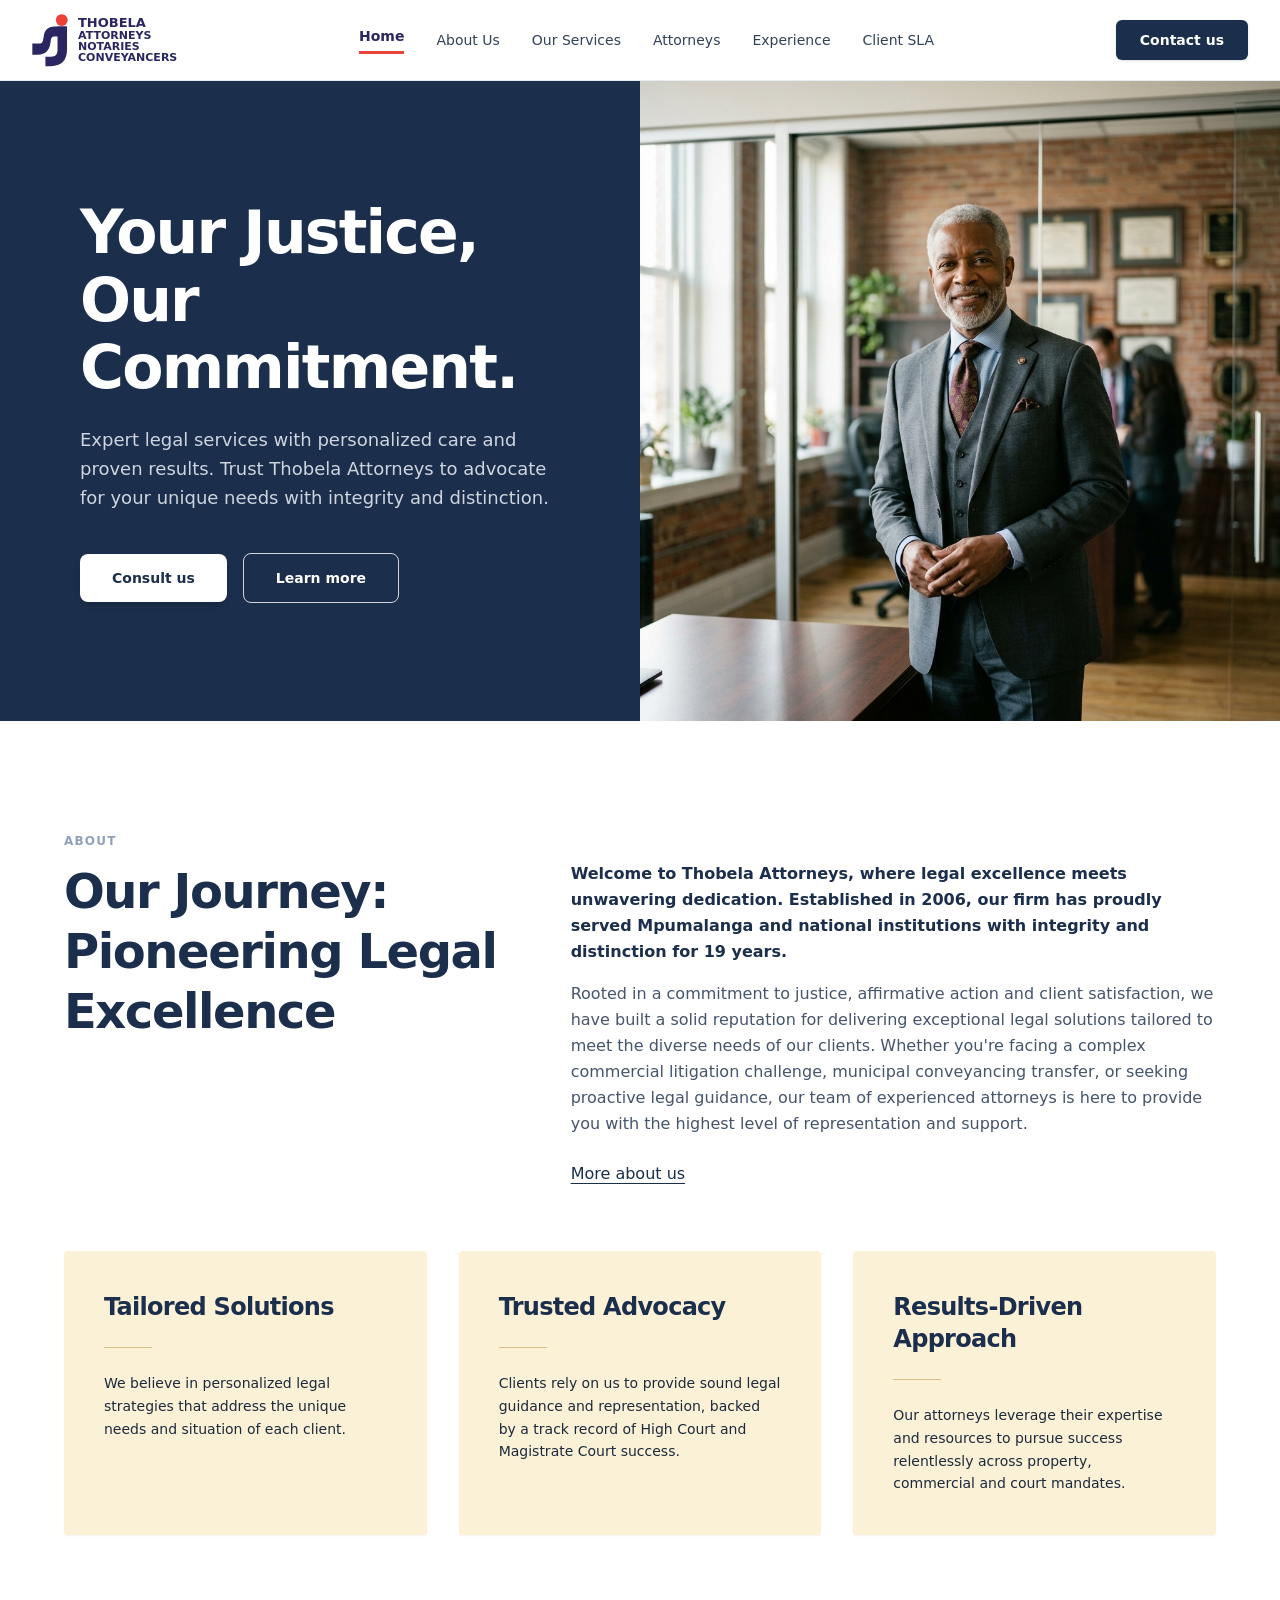
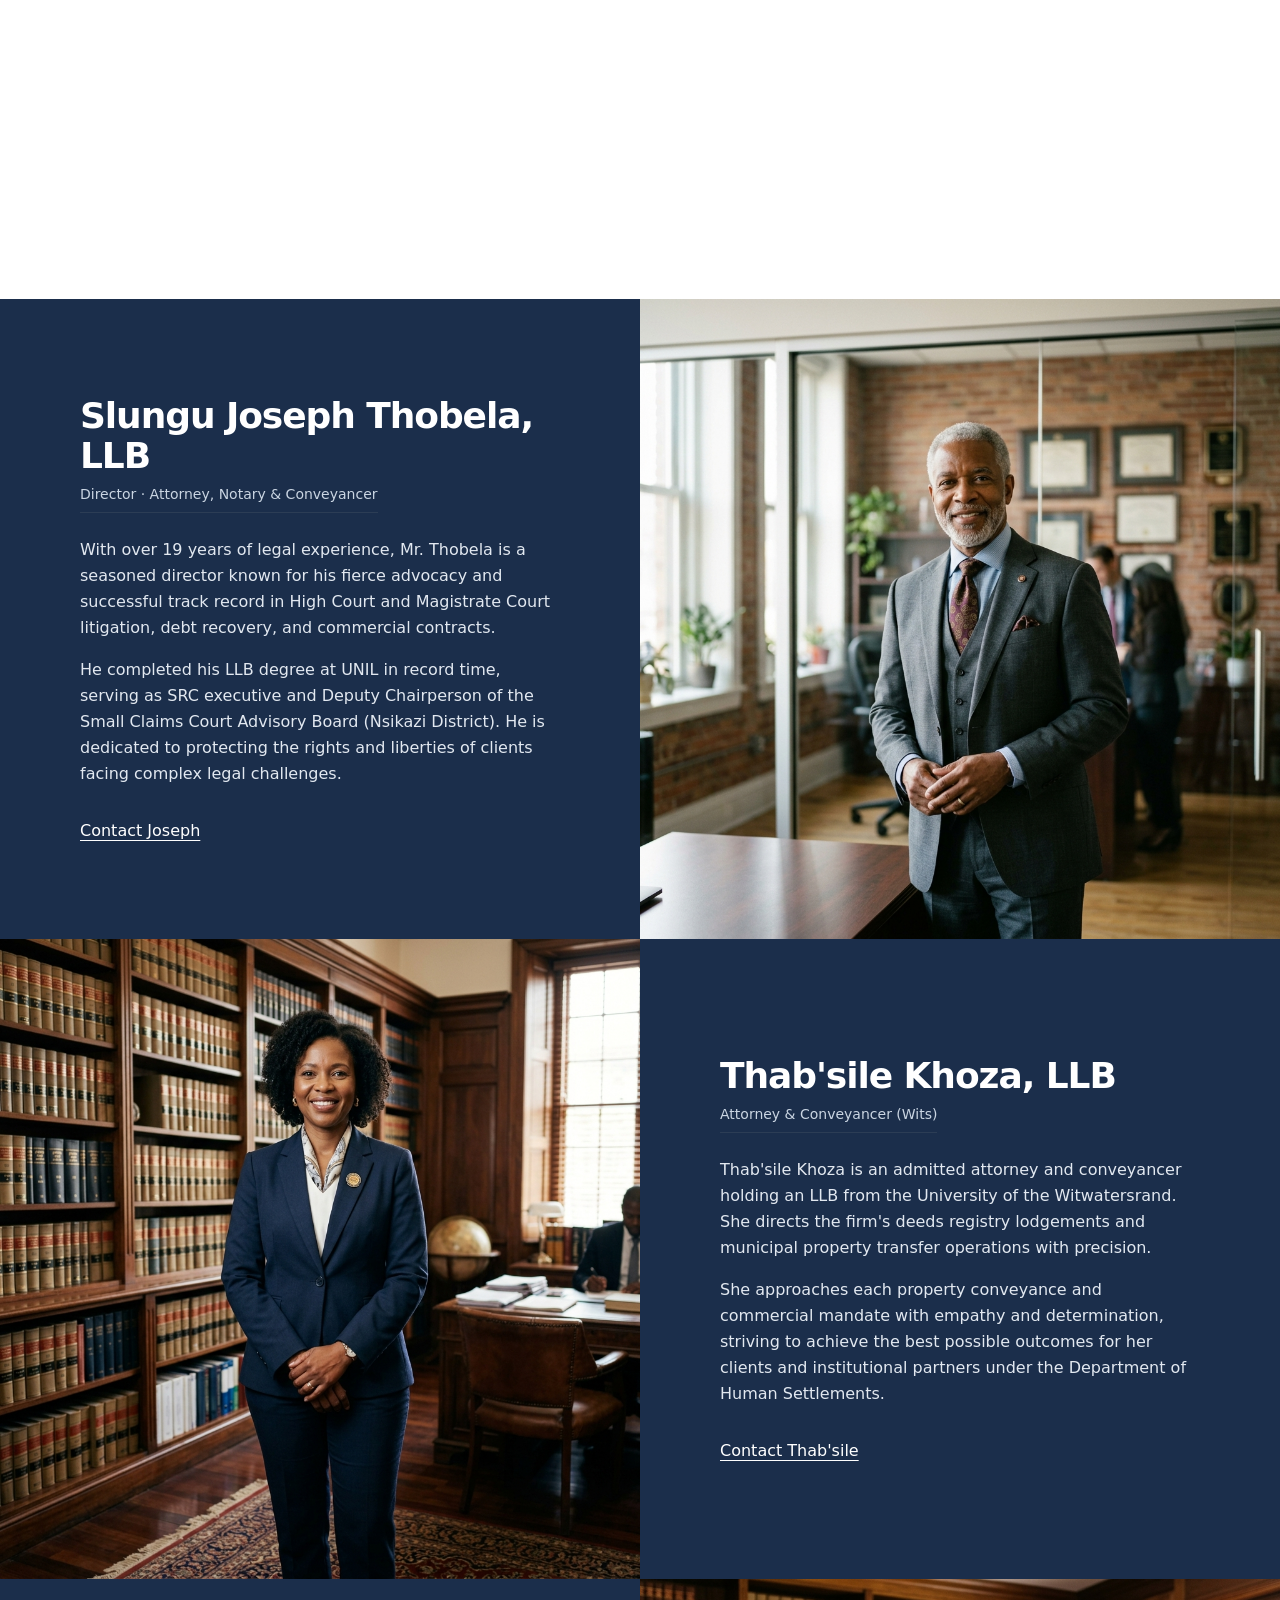
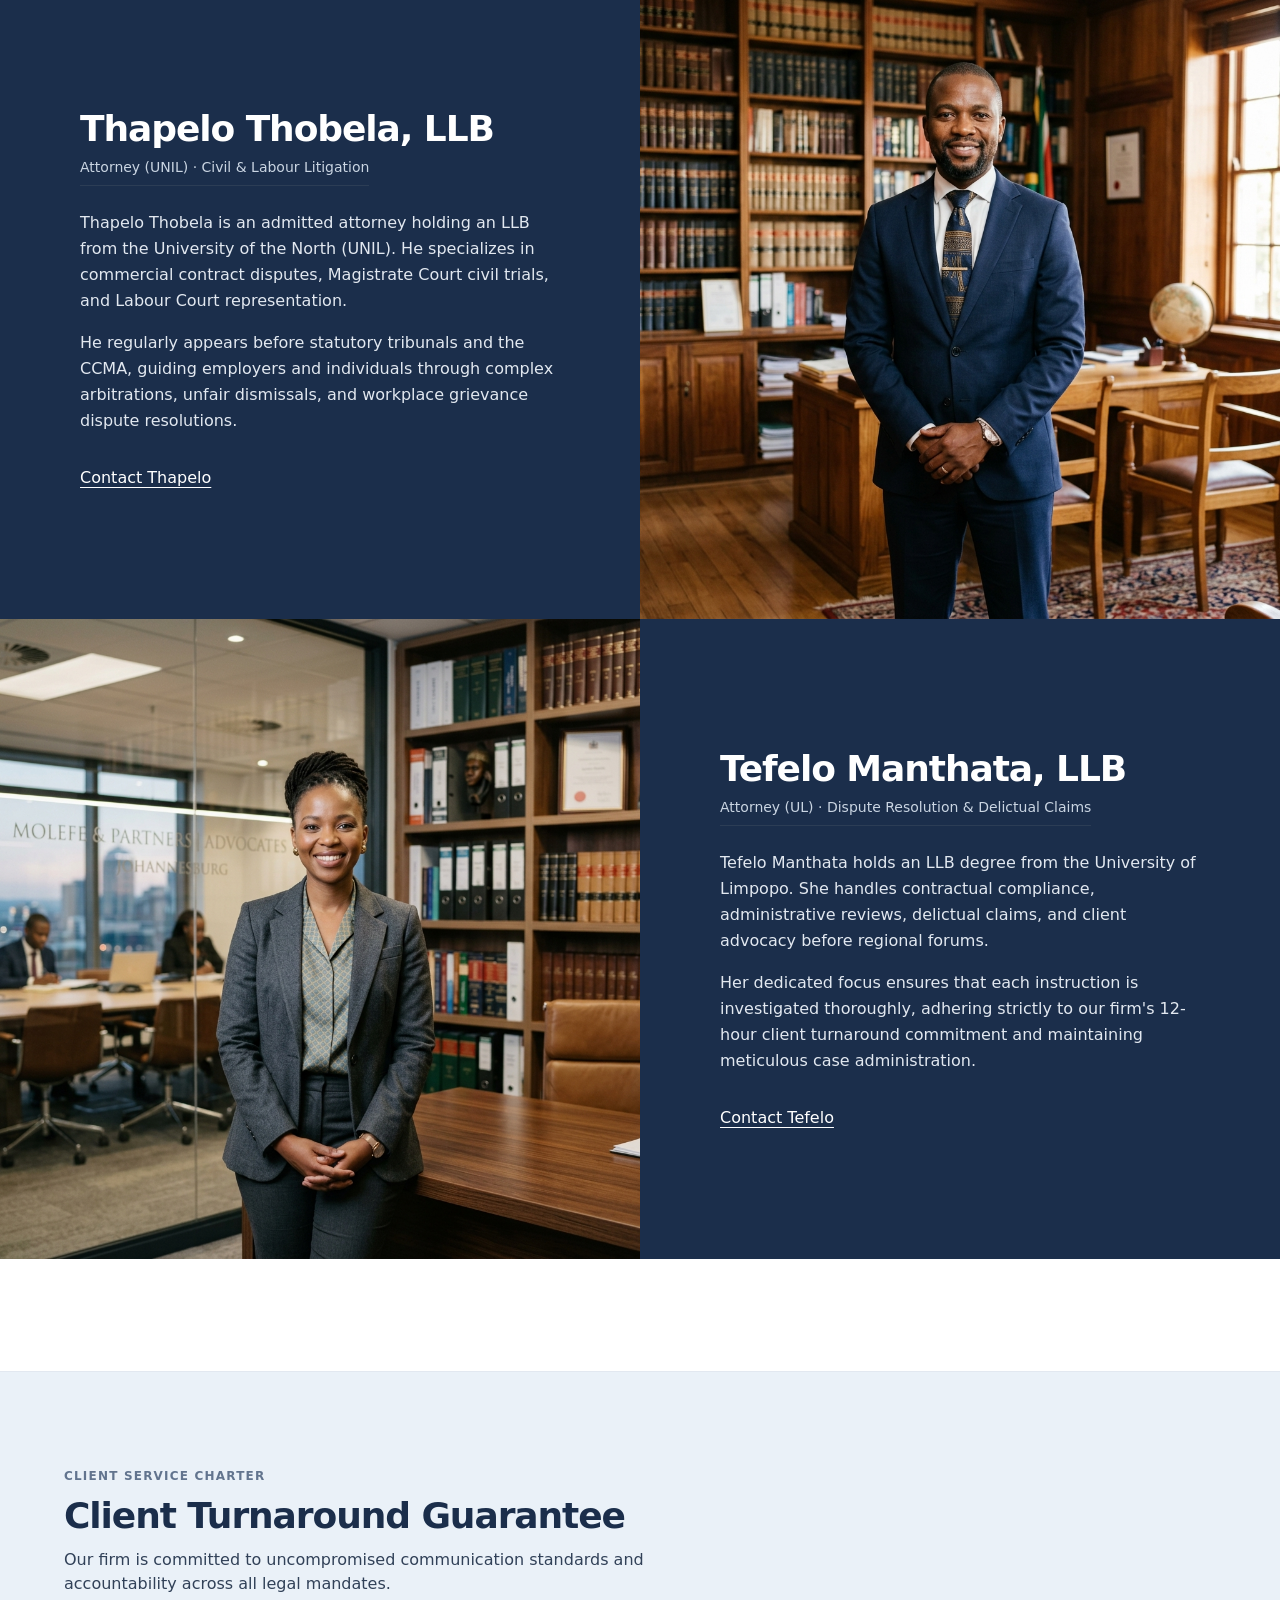
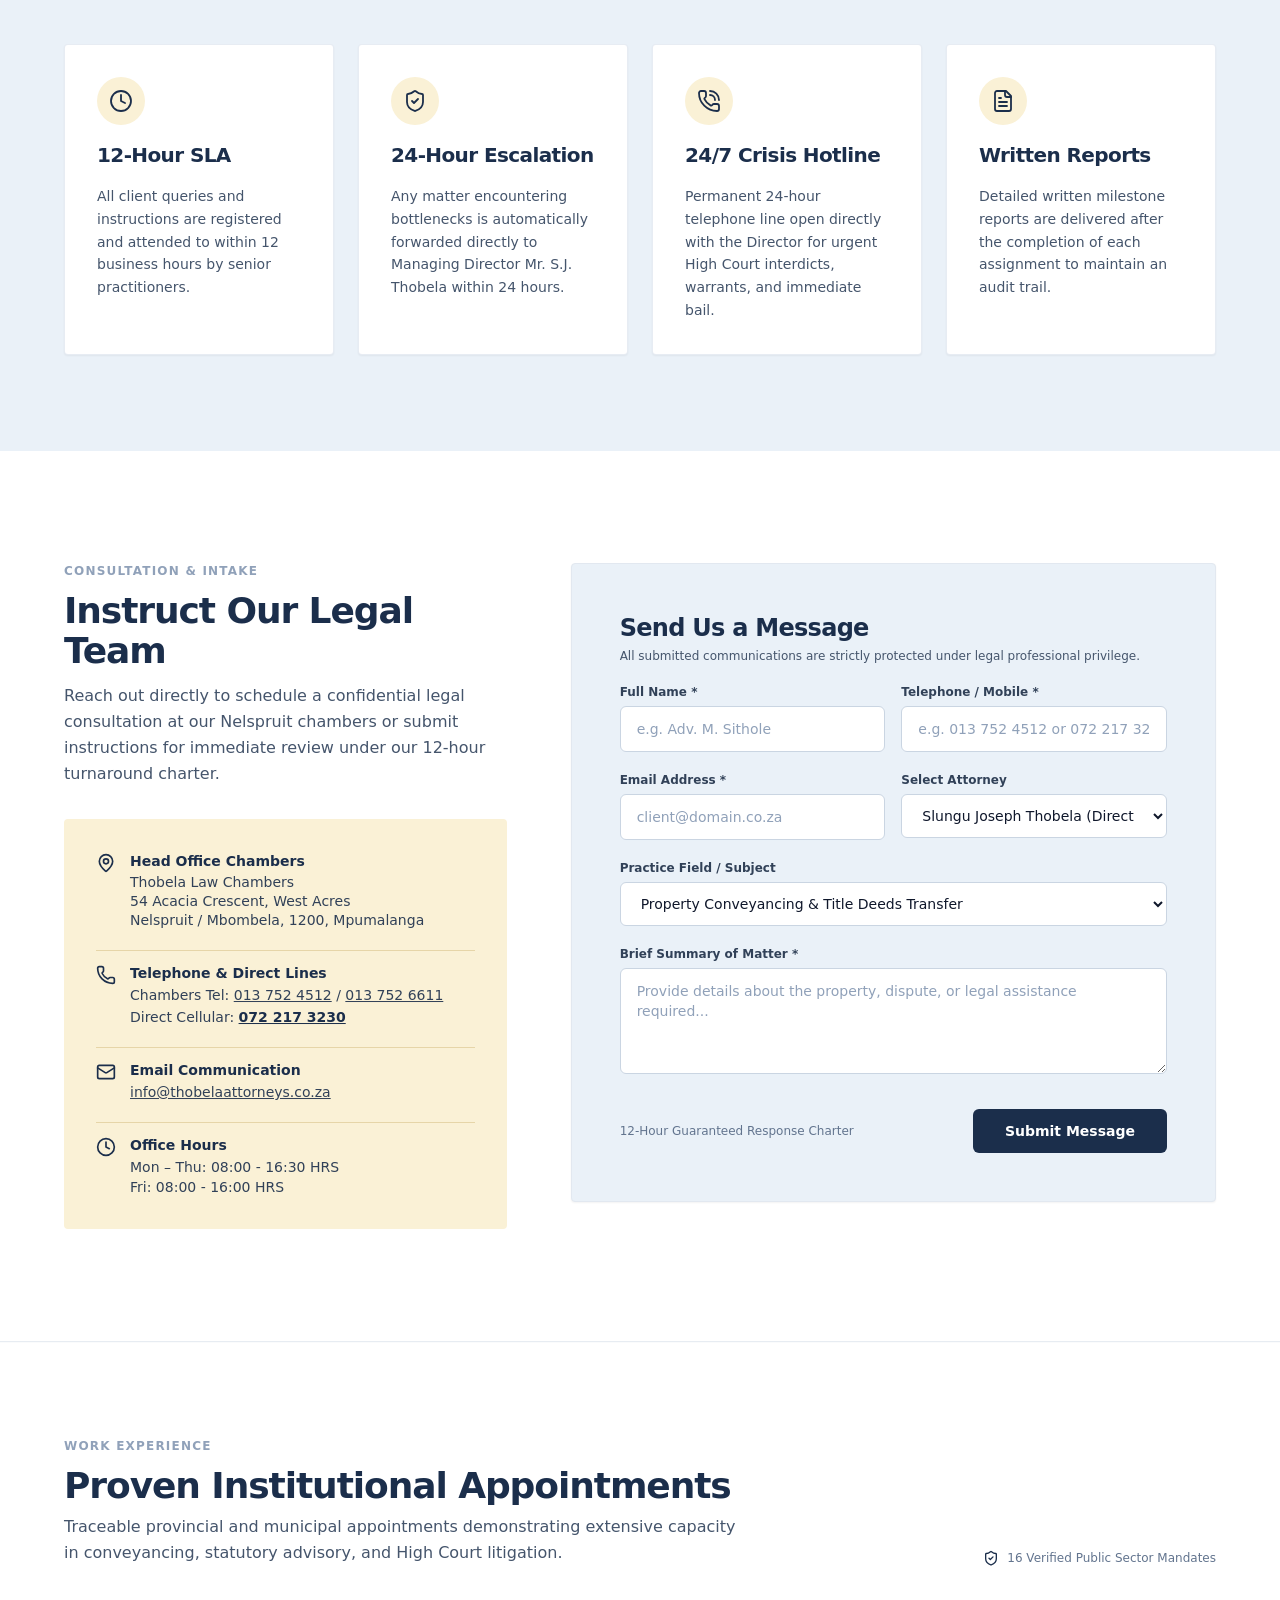
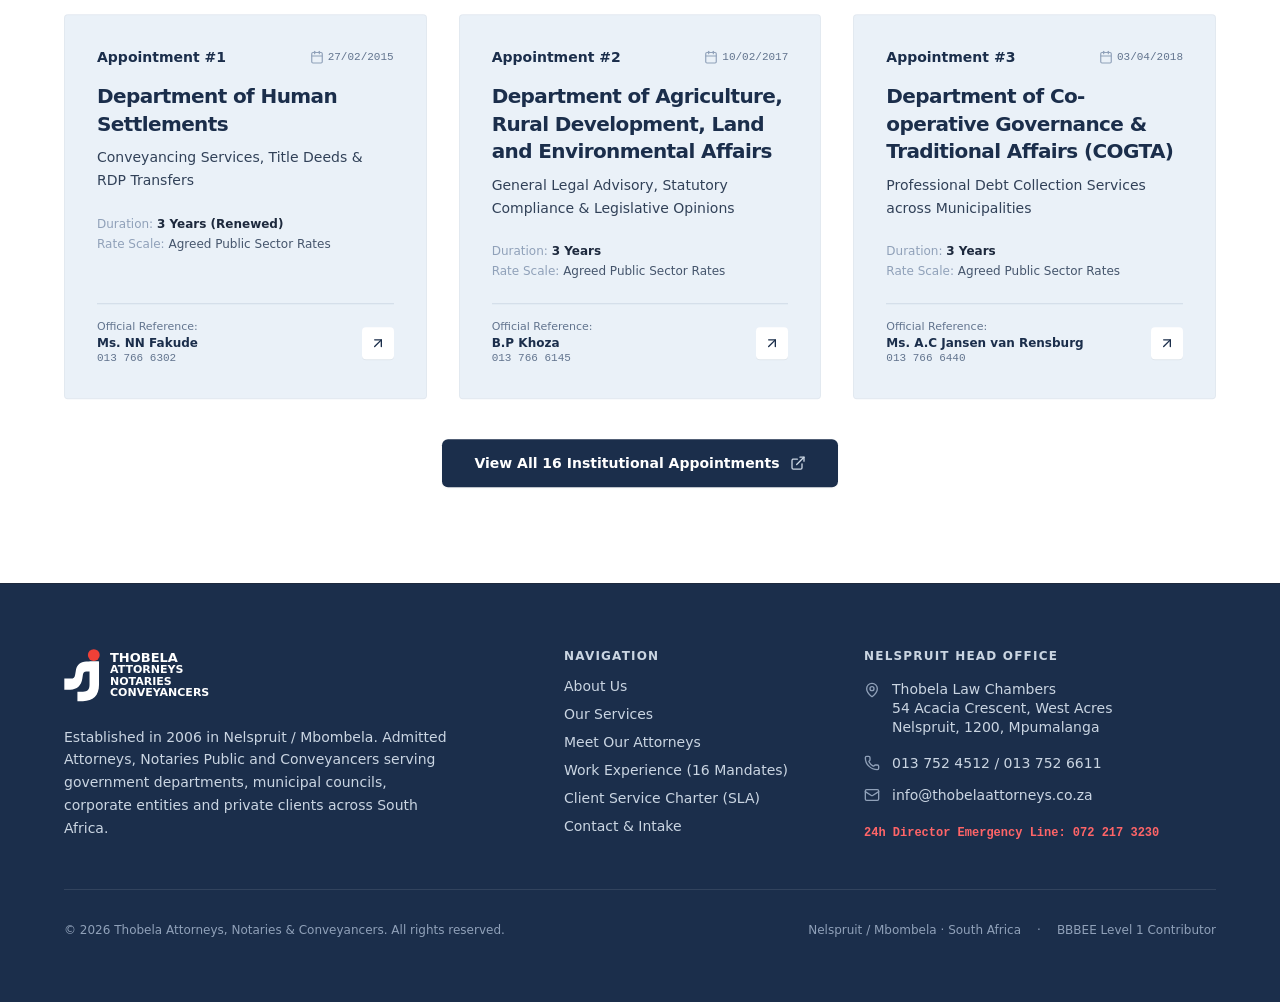
<file: index.html>
<!DOCTYPE html>

<html lang="en">
<head>
<meta charset="utf-8"/>
<meta content="width=device-width, initial-scale=1.0" name="viewport"/>
<title>Thobela Attorneys, Notaries &amp; Conveyancers</title>
<meta content="Premier South African legal practice established in 2006 in Nelspruit / Mbombela. High Court litigation, conveyancing, notarial deeds, commercial law, and institutional panel counsel." name="description"/>
<meta content="Thobela Attorneys, Notaries &amp; Conveyancers" property="og:title"/>
<meta content="Premier South African legal practice established in 2006 in Nelspruit / Mbombela. High Court litigation, conveyancing, notarial deeds, commercial law, and institutional panel counsel." property="og:description"/>
<meta content="website" property="og:type"/>
<meta content="summary_large_image" name="twitter:card"/>
<link href="https://fonts.googleapis.com" rel="preconnect"/>
<link crossorigin="" href="https://fonts.gstatic.com" rel="preconnect"/>
<link href="https://fonts.googleapis.com/css2?family=Abril+Fatface&amp;family=Lato:ital,wght@0,300;0,400;0,700;0,900;1,300;1,400;1,700;1,900&amp;display=swap" rel="stylesheet"/>
<script defer="" src="assets/index-CSl0osV_.js"></script>
<link href="assets/index-BDKc6h7g.css" rel="stylesheet"/>
<style>
/* Shared active navigation state */
header nav a[data-active="true"],header nav a[aria-current="page"],header nav a[aria-current="location"],header .nav-page-link[data-active="true"]{color:#292661!important;font-weight:800!important;border-bottom:3px solid #e84239;padding-bottom:5px}
header nav a[data-active="true"]:focus-visible{outline:2px solid #e84239;outline-offset:4px}
@media(max-width:767px){header nav a[data-active="true"]{border-bottom:0;border-left:4px solid #e84239;padding-left:10px}}
</style></head>
<body class="bg-white text-[#1A2F4C] antialiased font-sans selection:bg-[#1B2E4B] selection:text-white">
<div id="root"></div>
<script>
(function(){
 const sections={'#about':'about','#attorneys':'attorneys','#work-experience':'work-experience','#sla':'sla','#contact':'contact'};
 function refresh(){
  const header=document.querySelector('#root header');if(!header)return;
  const links=header.querySelectorAll('nav a');
  const hash=window.location.hash.toLowerCase();
  links.forEach(function(link){
   const href=link.getAttribute('href')||'';
   const active=hash ? (href===hash && !!sections[hash]) : (href==='index.html');
   link.dataset.active=active?'true':'false';
   if(active)link.setAttribute('aria-current',hash?'location':'page');else link.removeAttribute('aria-current');
  });
  // Contact is a React button rather than an anchor on the home page.
  header.querySelectorAll('button').forEach(function(btn){
   if(btn.textContent.trim().toLowerCase()==='contact us'){
    btn.setAttribute('aria-current',hash==='#contact'?'location':'false');
    btn.style.outline=hash==='#contact'?'3px solid #e84239':'';
    btn.style.outlineOffset=hash==='#contact'?'3px':'';
   }
  });
 }
 document.addEventListener('DOMContentLoaded',function(){
  const root=document.getElementById('root');
  if(root){const observer=new MutationObserver(function(){refresh()});observer.observe(root,{childList:true,subtree:false});}
  refresh();
  document.addEventListener('click',function(e){const a=e.target.closest('a');if(a&&a.closest('header'))setTimeout(refresh,20)});
  window.addEventListener('hashchange',refresh);
 });
})();
</script></body>
</html>
</file>
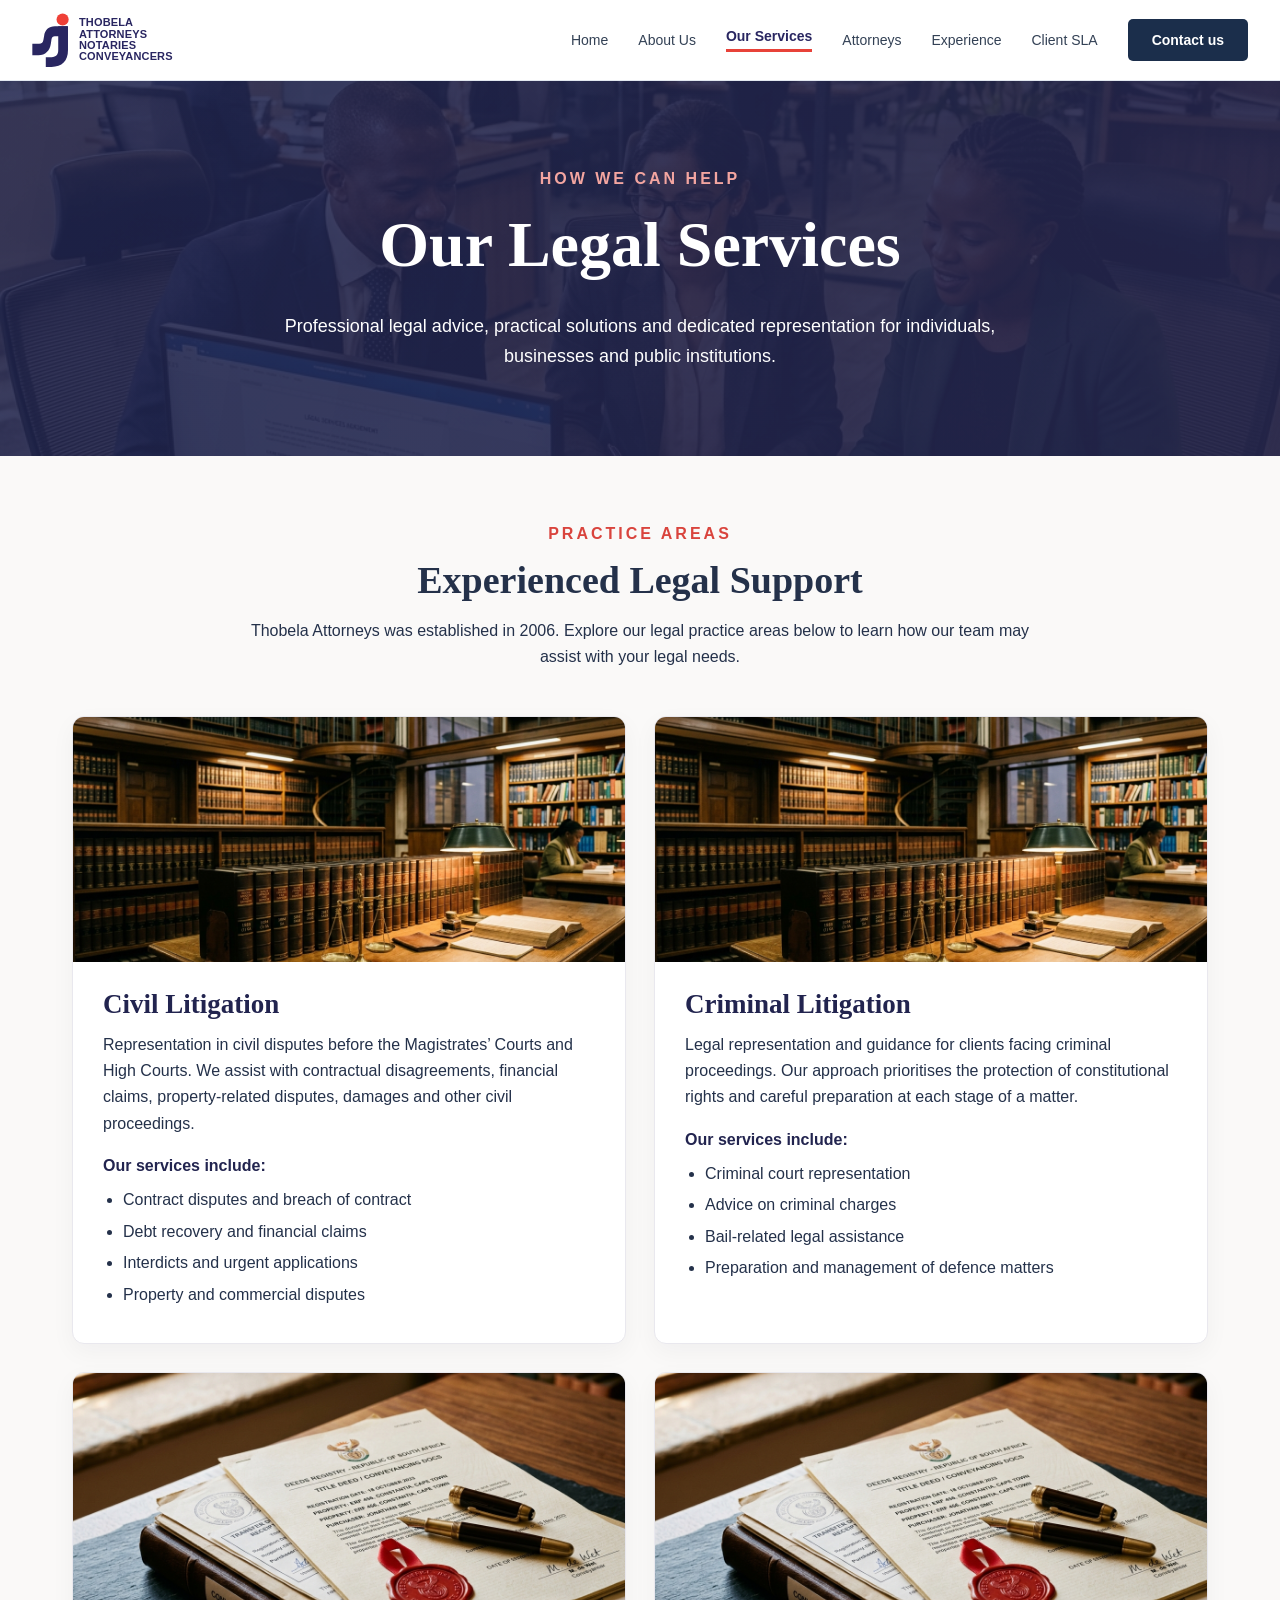
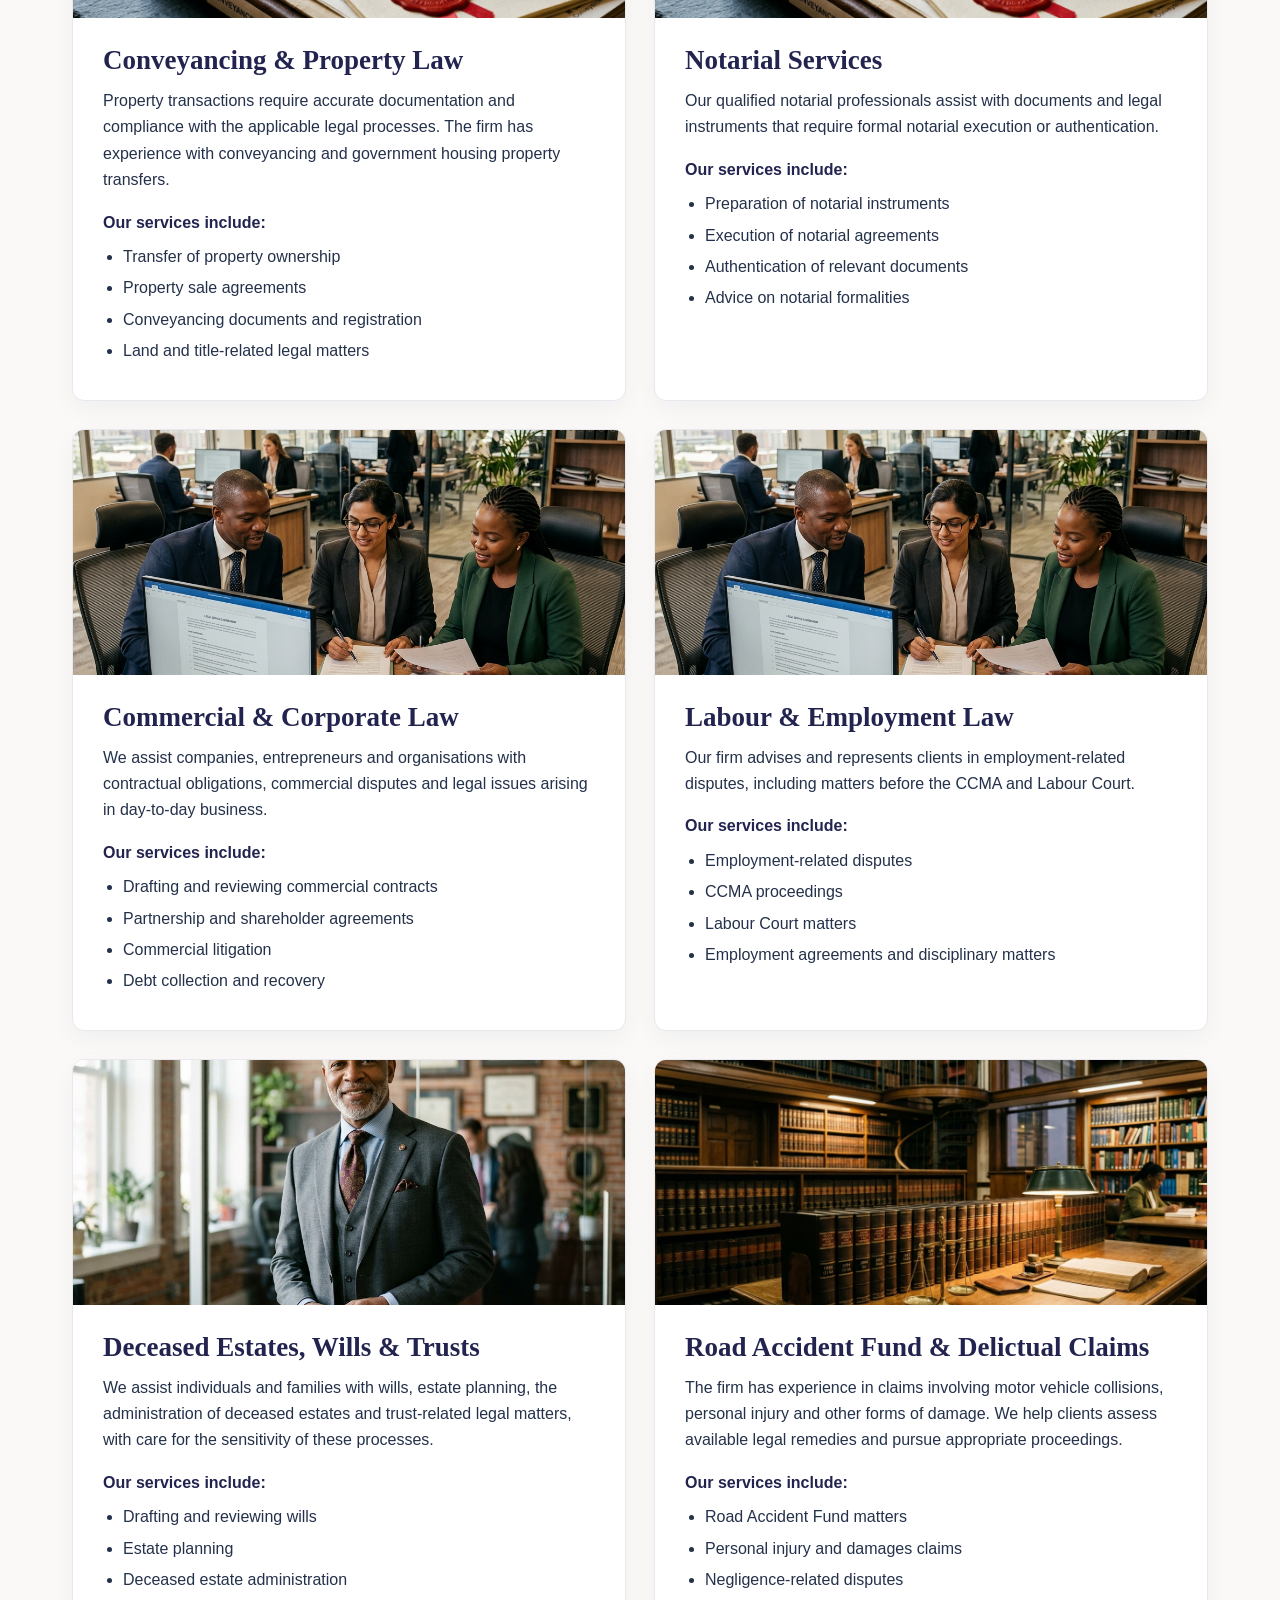
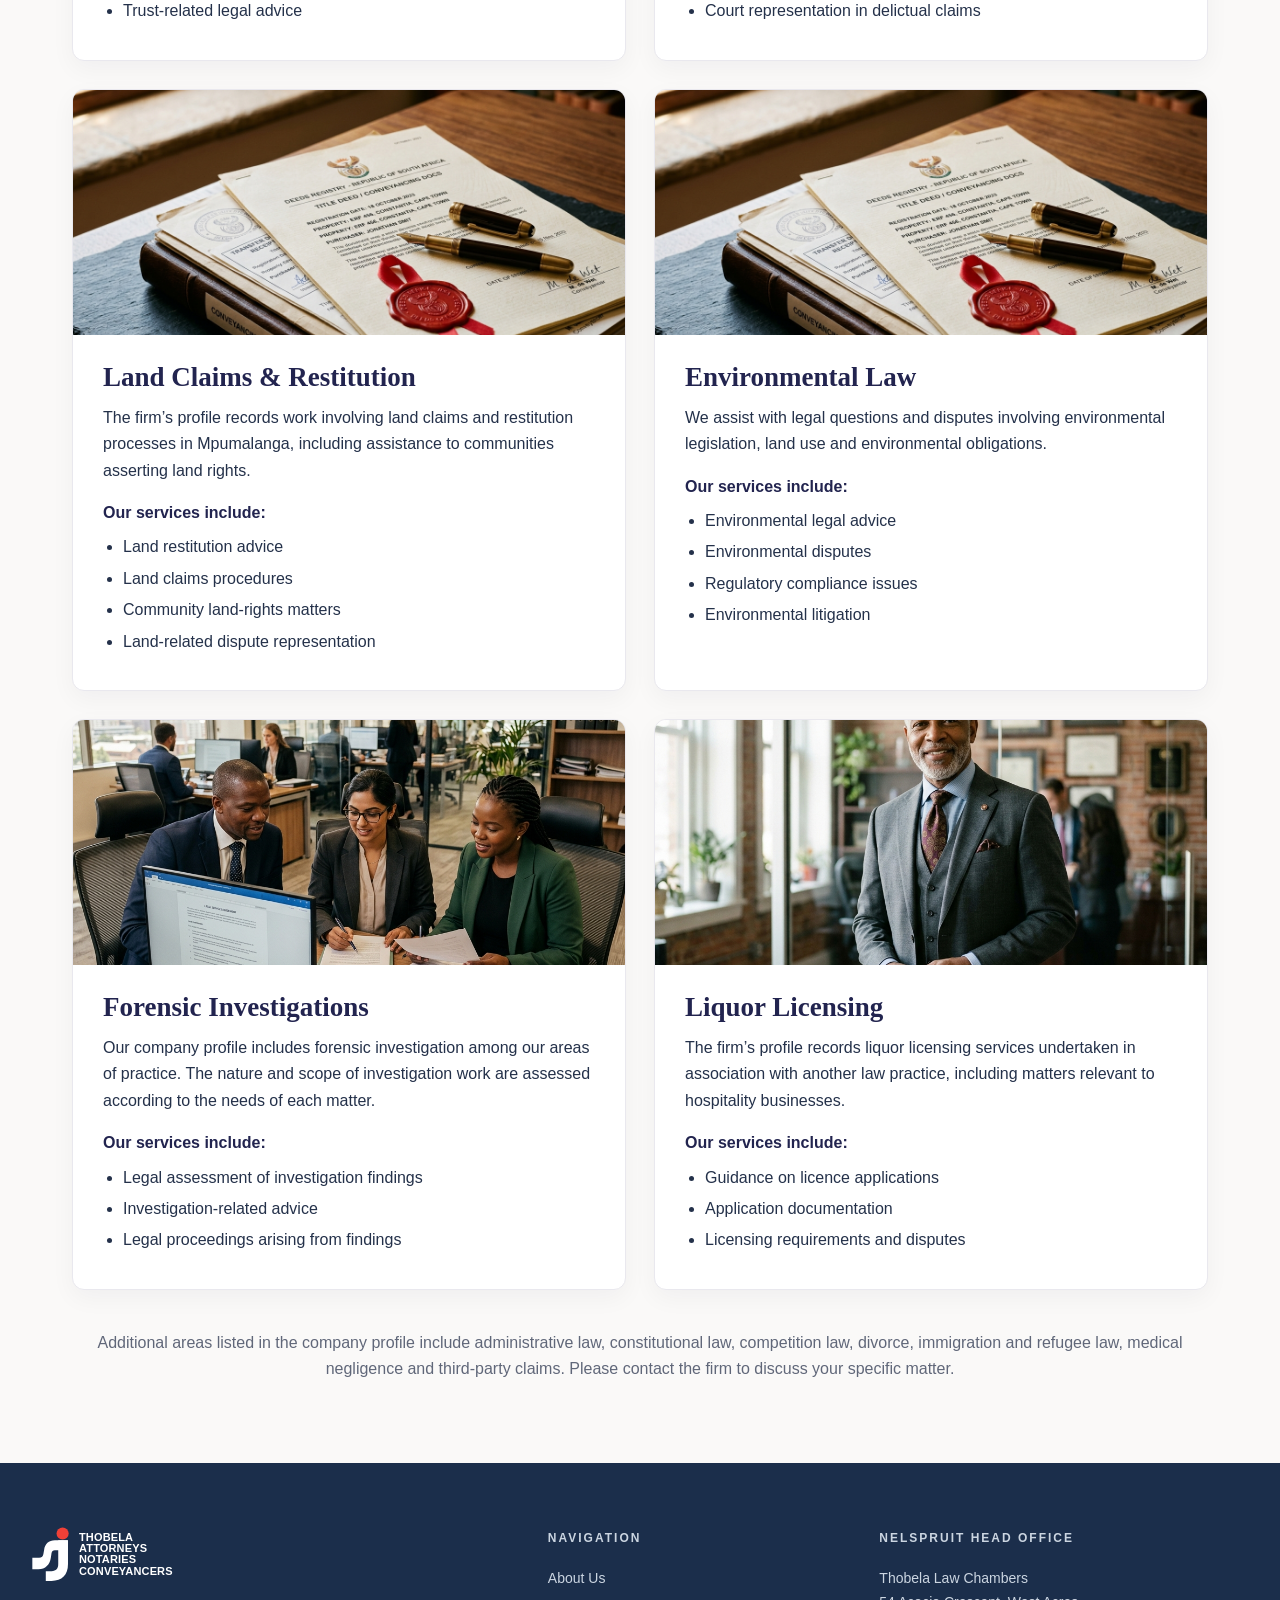
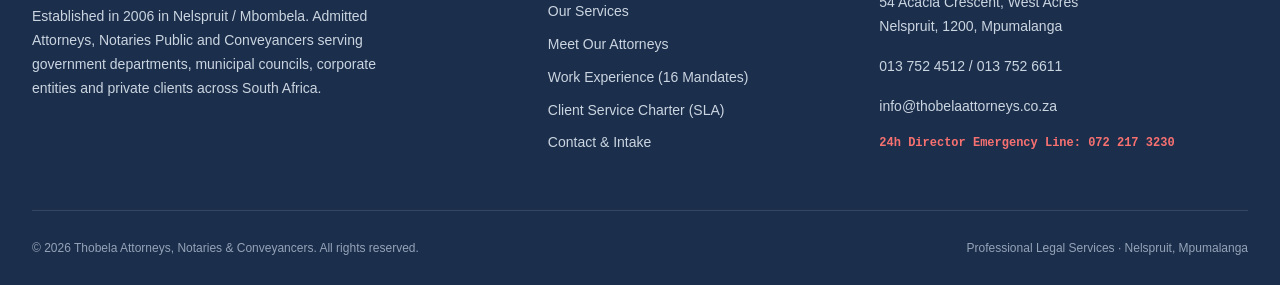
<file: services.html>
<!DOCTYPE html>

<html lang="en"><head><meta charset="utf-8"/><meta content="width=device-width,initial-scale=1" name="viewport"/><title>Our Services | Thobela Attorneys</title><meta content="Explore litigation, conveyancing, notarial, commercial and other legal services offered by Thobela Attorneys." name="description"/><style>*{box-sizing:border-box}html{scroll-behavior:smooth}body{margin:0;font-family:Arial,Helvetica,sans-serif;color:#24314a;background:#faf9f8;line-height:1.65}a{color:inherit}header{background:#22244f;color:white;padding:17px max(5%,calc((100% - 1150px)/2));display:flex;align-items:center;justify-content:space-between;gap:20px;flex-wrap:wrap}header .brand{font-size:20px;font-weight:800;text-decoration:none;line-height:1.25}header nav{display:flex;gap:22px}header nav a{text-decoration:none;font-weight:bold}.hero{background:linear-gradient(100deg,#20244edc,#25264de8),url('assets/attorney_team_consulting_1791703493056-Dq1O6x3M.jpg') center/cover;padding:85px 6%;color:white;text-align:center}.hero h1{font-size:clamp(36px,5vw,64px);margin:0 0 14px;font-family:Georgia,serif}.hero p{max-width:790px;margin:auto;font-size:18px}.eyebrow{color:#f3a5a0;text-transform:uppercase;letter-spacing:3px;font-weight:bold}.wrap{max-width:1180px;margin:auto;padding:65px 22px}.intro{text-align:center;max-width:820px;margin:0 auto 45px}.intro h2{font:700 38px Georgia,serif;margin:10px 0}.grid{display:grid;grid-template-columns:repeat(2,minmax(0,1fr));gap:28px}.card{background:white;border:1px solid #e9e8ee;border-radius:12px;overflow:hidden;box-shadow:0 8px 24px #10172a0b}.card img{width:100%;height:245px;object-fit:cover;display:block}.content{padding:27px 30px 30px}.content h3{font:700 27px Georgia,serif;color:#22244f;margin:0 0 12px}.content p{margin:0 0 16px}.content strong{color:#22244f}.content ul{margin:8px 0 0;padding-left:20px}.content li{margin-bottom:5px}.contact{background:#22244f;color:white;text-align:center;padding:60px 20px}.contact h2{font:700 36px Georgia,serif}.btn{display:inline-block;background:#e84239;color:white;padding:12px 25px;border-radius:5px;text-decoration:none;font-weight:bold;margin-top:12px}footer{background:#171934;color:#d6d8e8;text-align:center;padding:22px;font-size:13px}@media(max-width:760px){.grid{grid-template-columns:1fr}.hero{padding:60px 22px}header{padding:20px}.content{padding:23px}.card img{height:220px}}</style><style>
/* Header and footer styled to match the main website */
.site-header{position:sticky;top:0;z-index:50;background:#fff;color:#334155;padding:0;border-bottom:1px solid #e2e8f0;display:block}
.nav-inner{max-width:1280px;margin:auto;padding:0 32px;min-height:80px;display:flex;align-items:center;justify-content:space-between;gap:22px}
.site-logo svg{color:#292661;flex-shrink:0}.site-logo{display:inline-flex;align-items:center;gap:10px;text-decoration:none;flex-shrink:0}
.logo-mark{width:47px;height:53px;position:relative;display:flex;align-items:center;justify-content:center;color:#292661;font:bold 52px Georgia,serif;line-height:1}
.logo-mark i{position:absolute;top:-1px;right:-3px;color:#ef4037;font:normal 21px Arial,sans-serif}
.logo-text{font:800 11px/1.03 Arial,sans-serif;letter-spacing:.15px;color:#292661}
.site-header nav{display:flex;align-items:center;gap:30px}
.site-header nav a{color:#334155;font:500 14px Arial,sans-serif;text-decoration:none}
.site-header nav a:hover,.site-header nav a[aria-current]{color:#1b2e4b}
.site-header nav .contact-nav{background:#1b2e4b;color:#fff;padding:13px 24px;border-radius:5px;font-weight:600}
.site-header nav .contact-nav:hover{background:#15253d;color:#fff}
.menu-toggle{display:none;background:none;border:0;color:#1b2e4b;font-size:28px;cursor:pointer}
.site-footer{background:#1b2e4b;color:#cbd5e1;text-align:left;padding:0;font:14px/1.7 Arial,sans-serif}
.footer-inner{max-width:1280px;margin:auto;padding:64px 32px 26px}
.footer-grid{display:grid;grid-template-columns:5fr 3fr 4fr;gap:55px;padding-bottom:46px;border-bottom:1px solid rgba(255,255,255,.12)}
.footer-logo svg{color:#fff}.footer-logo .logo-text{color:#fff}
.site-footer p{color:#cbd5e1;margin:16px 0 0;max-width:380px}
.site-footer h3{color:#cbd5e1;font:700 12px Arial,sans-serif;letter-spacing:2px;text-transform:uppercase;margin:4px 0 22px}
.site-footer ul{padding:0;margin:0;list-style:none}.site-footer li{margin:0 0 9px}
.site-footer a{color:#cbd5e1;text-decoration:none}.site-footer a:hover{color:white}
.site-footer .emergency{color:#f87171;font:600 12px/1.6 monospace}
.footer-bottom{display:flex;justify-content:space-between;gap:20px;flex-wrap:wrap;padding-top:27px;color:#94a3b8;font-size:12px}
@media(max-width:900px){.nav-inner{padding:0 22px}.site-header nav{gap:14px}.site-header nav a{font-size:12px}.footer-grid{gap:25px}}
@media(max-width:700px){.menu-toggle{display:block}.nav-inner{min-height:76px;flex-wrap:wrap;padding:10px 20px}.site-header nav{display:none;width:100%;flex-direction:column;align-items:stretch;gap:0;padding:10px 0 15px}.site-header nav.open{display:flex}.site-header nav a{font-size:14px;padding:12px 0}.site-header nav .contact-nav{text-align:center;margin-top:8px}.footer-grid{grid-template-columns:1fr;gap:35px}.footer-inner{padding:46px 22px 24px}}
</style><style>
.site-header nav a[aria-current="page"]{color:#292661!important;font-weight:800!important;border-bottom:3px solid #e84239;padding-bottom:5px}
@media(max-width:760px){.site-header nav a[aria-current="page"]{border-bottom:0;border-left:4px solid #e84239;padding-left:10px}}
</style></head><body><header class="site-header"><div class="nav-inner"><a aria-label="Thobela Attorneys home" class="site-logo" href="index.html"><svg aria-hidden="true" height="54" viewbox="0 0 110 160" width="37" xmlns="http://www.w3.org/2000/svg"><path d="M1 91h20c8 0 12-4 13-12l2-11c2-18 14-29 32-29h38v30H68c-6 0-9 3-10 9l-2 13c-3 21-16 34-37 34H1V91Z" fill="currentColor"></path><path d="M78 39h29v71c0 33-18 50-49 50H41v-29h17c14 0 20-7 20-21V39Z" fill="currentColor"></path><circle cx="91" cy="19" fill="#EF4037" r="18"></circle></svg><span class="logo-text">THOBELA<br/>ATTORNEYS<br/>NOTARIES<br/>CONVEYANCERS</span></a><button aria-expanded="false" aria-label="Toggle menu" class="menu-toggle" onclick="const n=document.getElementById('site-nav');const open=n.classList.toggle('open');this.setAttribute('aria-expanded',open)">☰</button><nav id="site-nav"><a href="index.html">Home</a><a href="index.html#about">About Us</a><a aria-current="page" href="services.html">Our Services</a><a href="index.html#attorneys">Attorneys</a><a href="index.html#work-experience">Experience</a><a href="index.html#sla">Client SLA</a><a class="contact-nav" href="index.html#contact">Contact us</a></nav></div></header><section class="hero"><div class="eyebrow">How we can help</div><h1>Our Legal Services</h1><p>Professional legal advice, practical solutions and dedicated representation for individuals, businesses and public institutions.</p></section><main class="wrap"><div class="intro"><div class="eyebrow" style="color:#d9443d">Practice areas</div><h2>Experienced Legal Support</h2><p>Thobela Attorneys was established in 2006. Explore our legal practice areas below to learn how our team may assist with your legal needs.</p></div><div class="grid"><article class="card"><img alt="Legal practice illustration for Civil Litigation" loading="lazy" src="assets/court_litigation_library_1791700525739-Cb7Dv-Fu.jpg"/><div class="content"><h3>Civil Litigation</h3><p>Representation in civil disputes before the Magistrates’ Courts and High Courts. We assist with contractual disagreements, financial claims, property-related disputes, damages and other civil proceedings.</p><strong>Our services include:</strong><ul><li>Contract disputes and breach of contract</li><li>Debt recovery and financial claims</li><li>Interdicts and urgent applications</li><li>Property and commercial disputes</li></ul></div></article><article class="card"><img alt="Legal practice illustration for Criminal Litigation" loading="lazy" src="assets/court_litigation_library_1791700525739-Cb7Dv-Fu.jpg"/><div class="content"><h3>Criminal Litigation</h3><p>Legal representation and guidance for clients facing criminal proceedings. Our approach prioritises the protection of constitutional rights and careful preparation at each stage of a matter.</p><strong>Our services include:</strong><ul><li>Criminal court representation</li><li>Advice on criminal charges</li><li>Bail-related legal assistance</li><li>Preparation and management of defence matters</li></ul></div></article><article class="card"><img alt="Legal practice illustration for Conveyancing &amp; Property Law" loading="lazy" src="assets/conveyancing_deeds_desk_1791700515351-BDe9lqG0.jpg"/><div class="content"><h3>Conveyancing &amp; Property Law</h3><p>Property transactions require accurate documentation and compliance with the applicable legal processes. The firm has experience with conveyancing and government housing property transfers.</p><strong>Our services include:</strong><ul><li>Transfer of property ownership</li><li>Property sale agreements</li><li>Conveyancing documents and registration</li><li>Land and title-related legal matters</li></ul></div></article><article class="card"><img alt="Legal practice illustration for Notarial Services" loading="lazy" src="assets/conveyancing_deeds_desk_1791700515351-BDe9lqG0.jpg"/><div class="content"><h3>Notarial Services</h3><p>Our qualified notarial professionals assist with documents and legal instruments that require formal notarial execution or authentication.</p><strong>Our services include:</strong><ul><li>Preparation of notarial instruments</li><li>Execution of notarial agreements</li><li>Authentication of relevant documents</li><li>Advice on notarial formalities</li></ul></div></article><article class="card"><img alt="Legal practice illustration for Commercial &amp; Corporate Law" loading="lazy" src="assets/attorney_team_consulting_1791703493056-Dq1O6x3M.jpg"/><div class="content"><h3>Commercial &amp; Corporate Law</h3><p>We assist companies, entrepreneurs and organisations with contractual obligations, commercial disputes and legal issues arising in day-to-day business.</p><strong>Our services include:</strong><ul><li>Drafting and reviewing commercial contracts</li><li>Partnership and shareholder agreements</li><li>Commercial litigation</li><li>Debt collection and recovery</li></ul></div></article><article class="card"><img alt="Legal practice illustration for Labour &amp; Employment Law" loading="lazy" src="assets/attorney_team_consulting_1791703493056-Dq1O6x3M.jpg"/><div class="content"><h3>Labour &amp; Employment Law</h3><p>Our firm advises and represents clients in employment-related disputes, including matters before the CCMA and Labour Court.</p><strong>Our services include:</strong><ul><li>Employment-related disputes</li><li>CCMA proceedings</li><li>Labour Court matters</li><li>Employment agreements and disciplinary matters</li></ul></div></article><article class="card"><img alt="Legal practice illustration for Deceased Estates, Wills &amp; Trusts" loading="lazy" src="assets/director_executive_office_1791700537740-DwljCZSv.jpg"/><div class="content"><h3>Deceased Estates, Wills &amp; Trusts</h3><p>We assist individuals and families with wills, estate planning, the administration of deceased estates and trust-related legal matters, with care for the sensitivity of these processes.</p><strong>Our services include:</strong><ul><li>Drafting and reviewing wills</li><li>Estate planning</li><li>Deceased estate administration</li><li>Trust-related legal advice</li></ul></div></article><article class="card"><img alt="Legal practice illustration for Road Accident Fund &amp; Delictual Claims" loading="lazy" src="assets/court_litigation_library_1791700525739-Cb7Dv-Fu.jpg"/><div class="content"><h3>Road Accident Fund &amp; Delictual Claims</h3><p>The firm has experience in claims involving motor vehicle collisions, personal injury and other forms of damage. We help clients assess available legal remedies and pursue appropriate proceedings.</p><strong>Our services include:</strong><ul><li>Road Accident Fund matters</li><li>Personal injury and damages claims</li><li>Negligence-related disputes</li><li>Court representation in delictual claims</li></ul></div></article><article class="card"><img alt="Legal practice illustration for Land Claims &amp; Restitution" loading="lazy" src="assets/conveyancing_deeds_desk_1791700515351-BDe9lqG0.jpg"/><div class="content"><h3>Land Claims &amp; Restitution</h3><p>The firm’s profile records work involving land claims and restitution processes in Mpumalanga, including assistance to communities asserting land rights.</p><strong>Our services include:</strong><ul><li>Land restitution advice</li><li>Land claims procedures</li><li>Community land-rights matters</li><li>Land-related dispute representation</li></ul></div></article><article class="card"><img alt="Legal practice illustration for Environmental Law" loading="lazy" src="assets/conveyancing_deeds_desk_1791700515351-BDe9lqG0.jpg"/><div class="content"><h3>Environmental Law</h3><p>We assist with legal questions and disputes involving environmental legislation, land use and environmental obligations.</p><strong>Our services include:</strong><ul><li>Environmental legal advice</li><li>Environmental disputes</li><li>Regulatory compliance issues</li><li>Environmental litigation</li></ul></div></article><article class="card"><img alt="Legal practice illustration for Forensic Investigations" loading="lazy" src="assets/attorney_team_consulting_1791703493056-Dq1O6x3M.jpg"/><div class="content"><h3>Forensic Investigations</h3><p>Our company profile includes forensic investigation among our areas of practice. The nature and scope of investigation work are assessed according to the needs of each matter.</p><strong>Our services include:</strong><ul><li>Legal assessment of investigation findings</li><li>Investigation-related advice</li><li>Legal proceedings arising from findings</li></ul></div></article><article class="card"><img alt="Legal practice illustration for Liquor Licensing" loading="lazy" src="assets/director_executive_office_1791700537740-DwljCZSv.jpg"/><div class="content"><h3>Liquor Licensing</h3><p>The firm’s profile records liquor licensing services undertaken in association with another law practice, including matters relevant to hospitality businesses.</p><strong>Our services include:</strong><ul><li>Guidance on licence applications</li><li>Application documentation</li><li>Licensing requirements and disputes</li></ul></div></article></div><p style="text-align:center;color:#606779;margin-top:40px">Additional areas listed in the company profile include administrative law, constitutional law, competition law, divorce, immigration and refugee law, medical negligence and third-party claims. Please contact the firm to discuss your specific matter.</p></main><footer class="site-footer"><div class="footer-inner"><div class="footer-grid"><div><a class="site-logo footer-logo" href="index.html"><svg aria-hidden="true" height="54" viewbox="0 0 110 160" width="37" xmlns="http://www.w3.org/2000/svg"><path d="M1 91h20c8 0 12-4 13-12l2-11c2-18 14-29 32-29h38v30H68c-6 0-9 3-10 9l-2 13c-3 21-16 34-37 34H1V91Z" fill="currentColor"></path><path d="M78 39h29v71c0 33-18 50-49 50H41v-29h17c14 0 20-7 20-21V39Z" fill="currentColor"></path><circle cx="91" cy="19" fill="#EF4037" r="18"></circle></svg><span class="logo-text">THOBELA<br/>ATTORNEYS<br/>NOTARIES<br/>CONVEYANCERS</span></a><p>Established in 2006 in Nelspruit / Mbombela. Admitted Attorneys, Notaries Public and Conveyancers serving government departments, municipal councils, corporate entities and private clients across South Africa.</p></div><div><h3>Navigation</h3><ul><li><a href="index.html#about">About Us</a></li><li><a href="services.html">Our Services</a></li><li><a href="index.html#attorneys">Meet Our Attorneys</a></li><li><a href="index.html#work-experience">Work Experience (16 Mandates)</a></li><li><a href="index.html#sla">Client Service Charter (SLA)</a></li><li><a href="index.html#contact">Contact &amp; Intake</a></li></ul></div><div><h3>Nelspruit Head Office</h3><p>Thobela Law Chambers<br/>54 Acacia Crescent, West Acres<br/>Nelspruit, 1200, Mpumalanga</p><p><a href="tel:0137524512">013 752 4512</a> / <a href="tel:0137526611">013 752 6611</a></p><p><a href="mailto:info@thobelaattorneys.co.za">info@thobelaattorneys.co.za</a></p><p class="emergency">24h Director Emergency Line: 072 217 3230</p></div></div><div class="footer-bottom"><span>© 2026 Thobela Attorneys, Notaries &amp; Conveyancers. All rights reserved.</span><span>Professional Legal Services · Nelspruit, Mpumalanga</span></div></div></footer></body></html>
</file>
